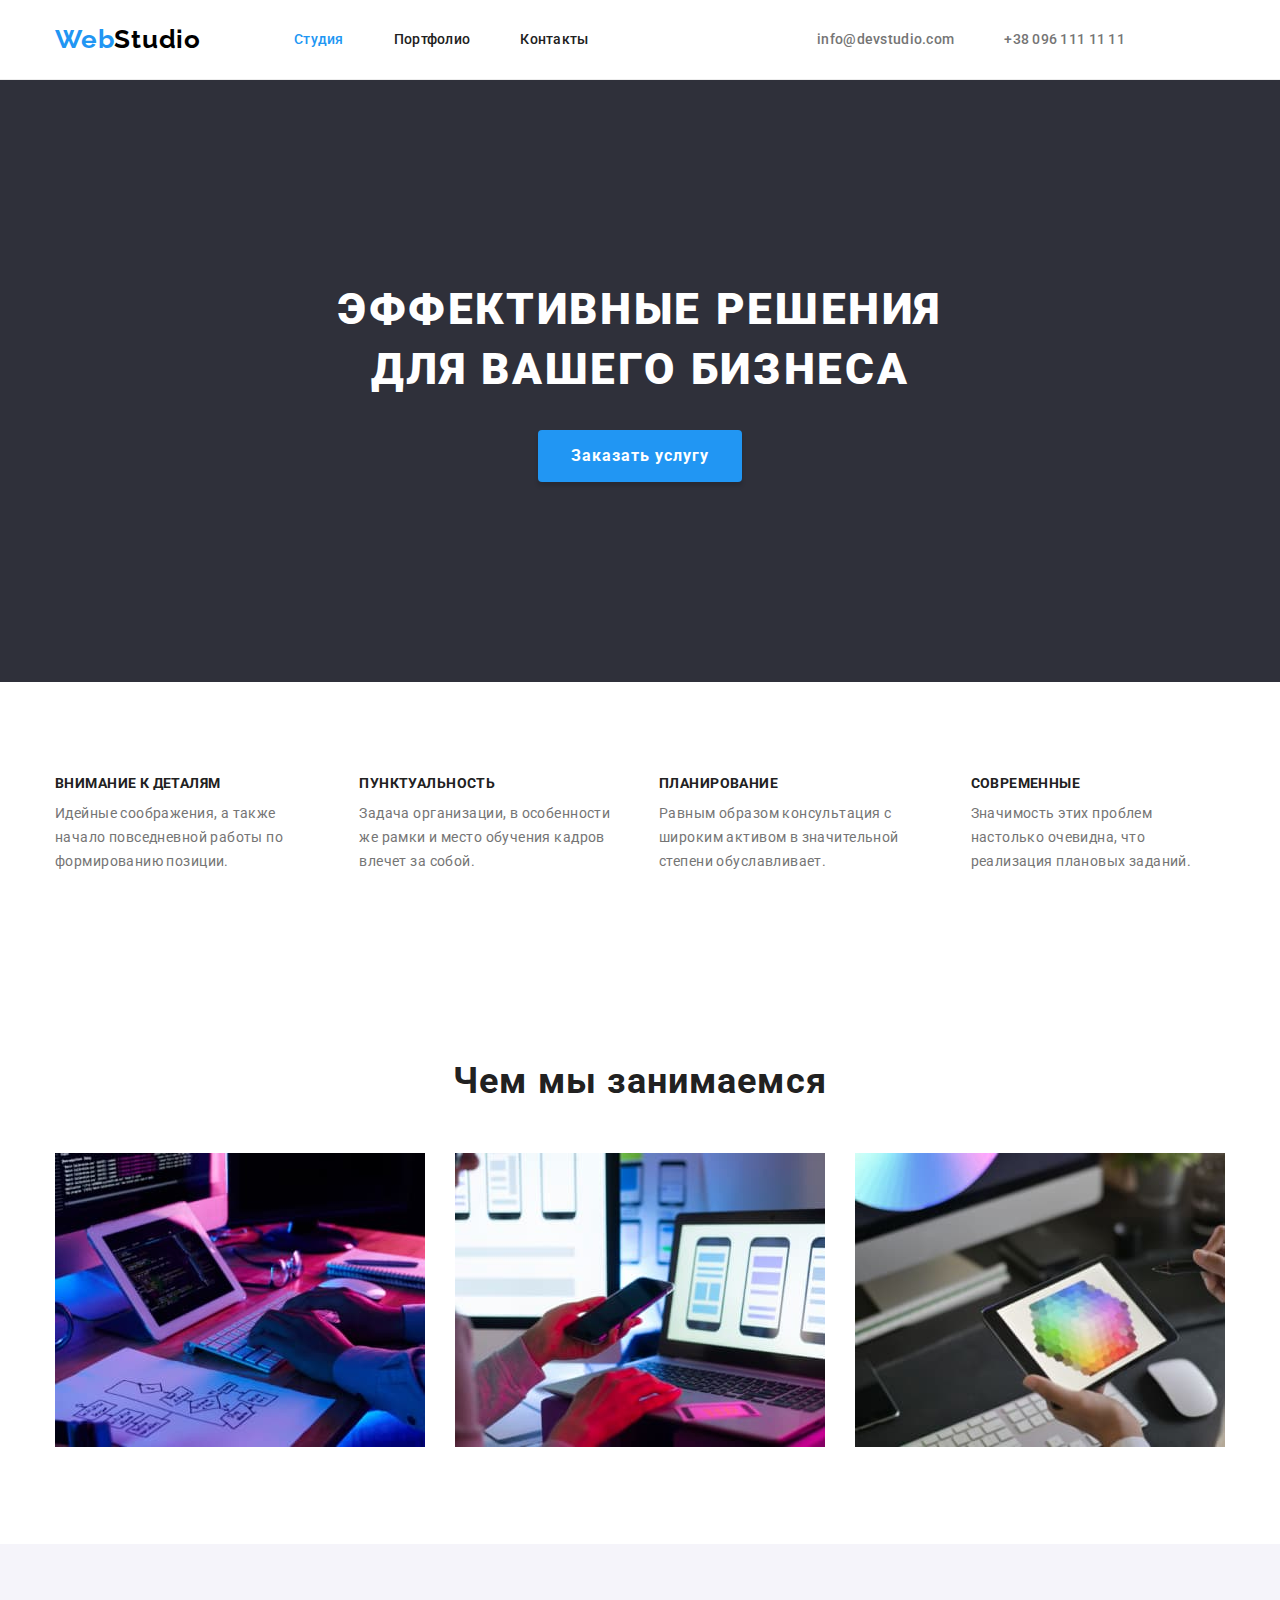
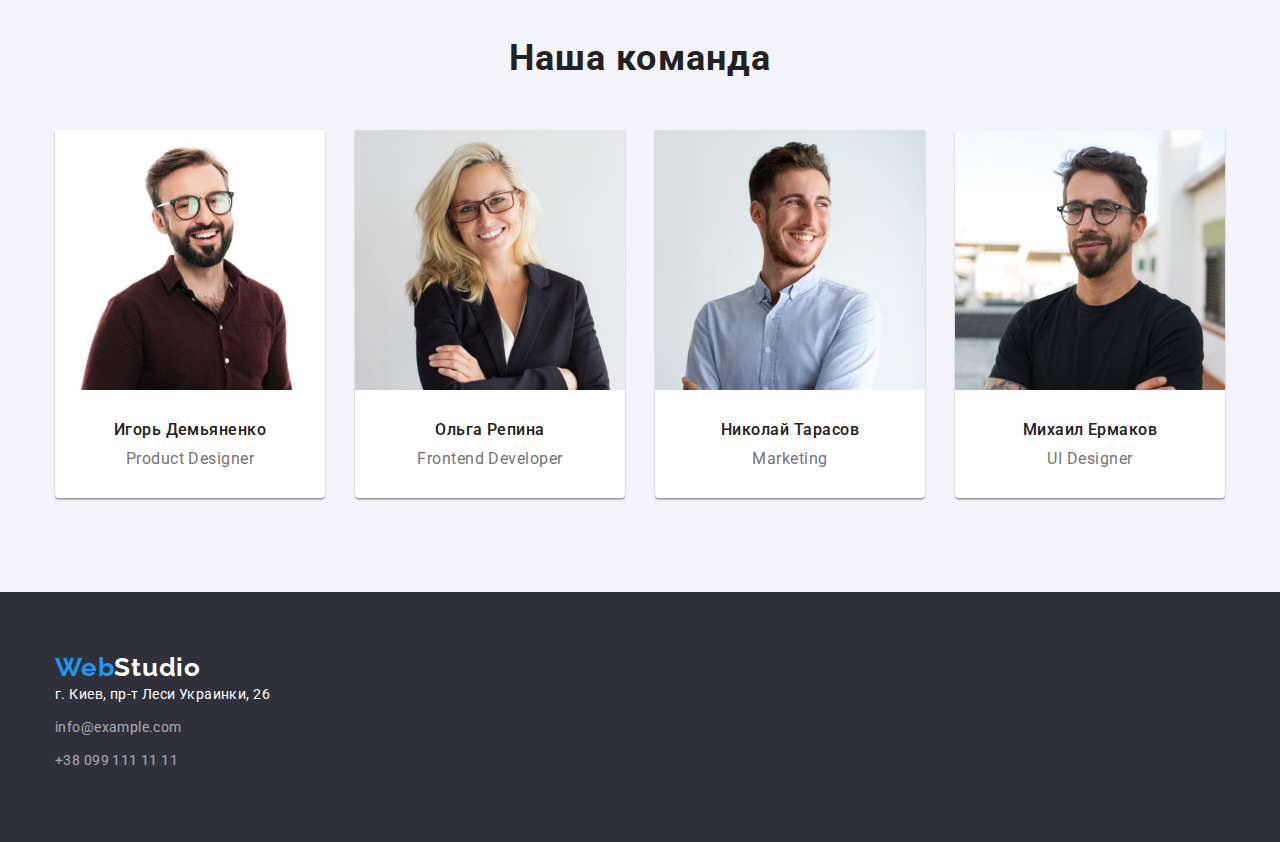
<file: index.html>
<!DOCTYPE html>
<html lang="ru">
<head>
    <meta charset="UTF-8">
    <meta http-equiv="X-UA-Compatible" content="IE=edge">
    <meta name="viewport" content="width=device-width, initial-scale=1.0">
    <title>Веб студия</title>
    <link rel="preconnect" href="https://fonts.googleapis.com">
    <link rel="preconnect" href="https://fonts.gstatic.com" crossorigin>
    <link href="https://fonts.googleapis.com/css2?family=Raleway:wght@700&family=Roboto:wght@400;500;700;900&display=swap" rel="stylesheet">
    <link rel="stylesheet" href="https://cdn.jsdelivr.net/npm/modern-normalize@1.1.0/modern-normalize.min.css">
    <link rel="stylesheet" href="./css/styles.css">
</head>
<body>
    <!--HEADER-->
    <header class="page-header">
        <div class="container header-container">
        <nav class="page-nav">
        <a class="logo" href="index.html" lang="en">Web<span class="logo-color">Studio</span></a>
        <ul class="menu list">
            <li class="menu-item">
                <a class="menu-link link current"  href="./index.html">Студия</a>
             </li>
             <li class="menu-item">
                <a class="menu-link link" href="./portfolio.html">Портфолио</a>
             </li>
             <li class="menu-item">
                <a class="menu-link link" href="">Контакты</a>
             </li>
        </ul>
        </nav>
        <ul class="menu list">
            <li class="menu-item">
                <a class="menu-mail link" href="mailto:info@devstudio.com">info@devstudio.com</a>
            </li>
            <li class="menu-item">
                <a class="phone-number link" href="tell:+380961111111">+38 096 111 11 11</a>  
            </li>
         </ul>  
         </div>   
    </header>
    <!--MAIN-->
    <main class="main-page">
         <section class="hero"> 
        <div class="container ">   
        <h1 class="main-title ">Эффективные решения для вашего бизнеса</h1>
        <button class="modal-btn" type="button">Заказать услугу</button>
    </div>
    </section>
        <section class="description section">
            <div class="container">
            <ul class="description-page list">
                <li class="description">
                <h3 class="title-description">Внимание к деталям</h3>
                <p class="section-description">Идейные соображения, а также начало повседневной работы по формированию позиции.</p>
                </li>
                <li class="description">
                    <h3 class="title-description">Пунктуальность</h3>
                    <p class="section-description">Задача организации, в особенности же рамки и место обучения кадров влечет за собой.</p>
                </li>
                <li class="description">
                    <h3 class="title-description">Планирование</h3>
                    <p class="section-description">Равным образом консультация с широким активом в значительной степени обуславливает.</p>
                </li>
                <li class="description">
                    <h3 class="title-description">Современные</h3>
                    <p class="section-description">Значимость этих проблем настолько очевидна, что реализация плановых заданий.</p>
                </li>
            </ul>
        </div>
        </section>
        <section class="work-page section">
            <div class="work-container container">
            <h2 class="title">Чем мы занимаемся</h2>
            <ul class="work list">
                <li>
                    <img class="work-gallery" src="./images/box1.jpg" alt="бокс1" width="370" height="294">
                </li>
                <li>
                    <img class="work-gallery" src="./images/box2.jpg" alt="бокс2" width="370" height="294">
                </li>
                <li>
                    <img class="work-gallery"src="./images/box3.jpg" alt="бокс3" width="370" height="294">
                </li>
            </ul>
        </div>
        </section>
         <section class="our team section">
            <div class="container">
            <h2 class="title">Наша команда</h2>
            <ul class="team list">
                <li class="team-photo">
                    <img class="people" src="./images/igor.jpg" alt="Игорь Демьяненко" width="270" height="260">
                    <div class="name">
                    <h3 class="employees">Игорь Демьяненко</h3>
                    <p class="job-title">Product Designer</p>
                </div> 
                </li>
                <li class="team-photo">
                    <img class="people"src="./images/olga.jpg" alt="Ольга Репина" width="270" height="260">
                    <div class="name">
                    <h3 class="employees">Ольга Репина</h3>
                    <p class="job-title">Frontend Developer</p>
                    </div>
                </li>
                <li class="team-photo">
                    <img class="people" src="./images/nikolai.jpg" alt="Николай Тарасов" width="270" height="260">
                    <div class="name">
                    <h3 class="employees">Николай Тарасов</h3>
                    <p class="job-title">Marketing</p> 
                    </div>
                </li>
                <li class="team-photo">
                    <img class="people"src="./images/mixail.jpg" alt="Михаил Ермаков" width="270" height="260">
                    <div class="name">
                    <h3 class="employees">Михаил Ермаков</h3>
                    <p class="job-title">UI Designer</p>
                    </div>
                </li>
                </ul>
            </div>
        </section>
    </main>
    <!--FOOTER-->
    <footer class="footer-page">
        <div class="footer-container container">
       <a class="logo" href="index.html" lang="en" >Web<span class="logo-color-f">Studio</span></a>
       <address class="contact-info link" >
        <ul class="list">
            <li class="footer-nav">
                <a class="address-information link"href="https://goo.gl/maps/2DT9LogBwQYCnQ598" 
                target="_blank"
                rel="noopener noreferrer">г. Киев, пр-т Леси Украинки, 26</a>
            </li>
            <li class="footer-nav">
                <a class="contact-information link"href="mailto:info@example.com">info@example.com</a>
            </li>
            <li class="footer-nav">
                <a class="contact-information link" href="tell:+380991111111">+38 099 111 11 11</a>
            </li>
        </ul>
       </address>
       </div>
    </footer>
</body>
</html>
</file>
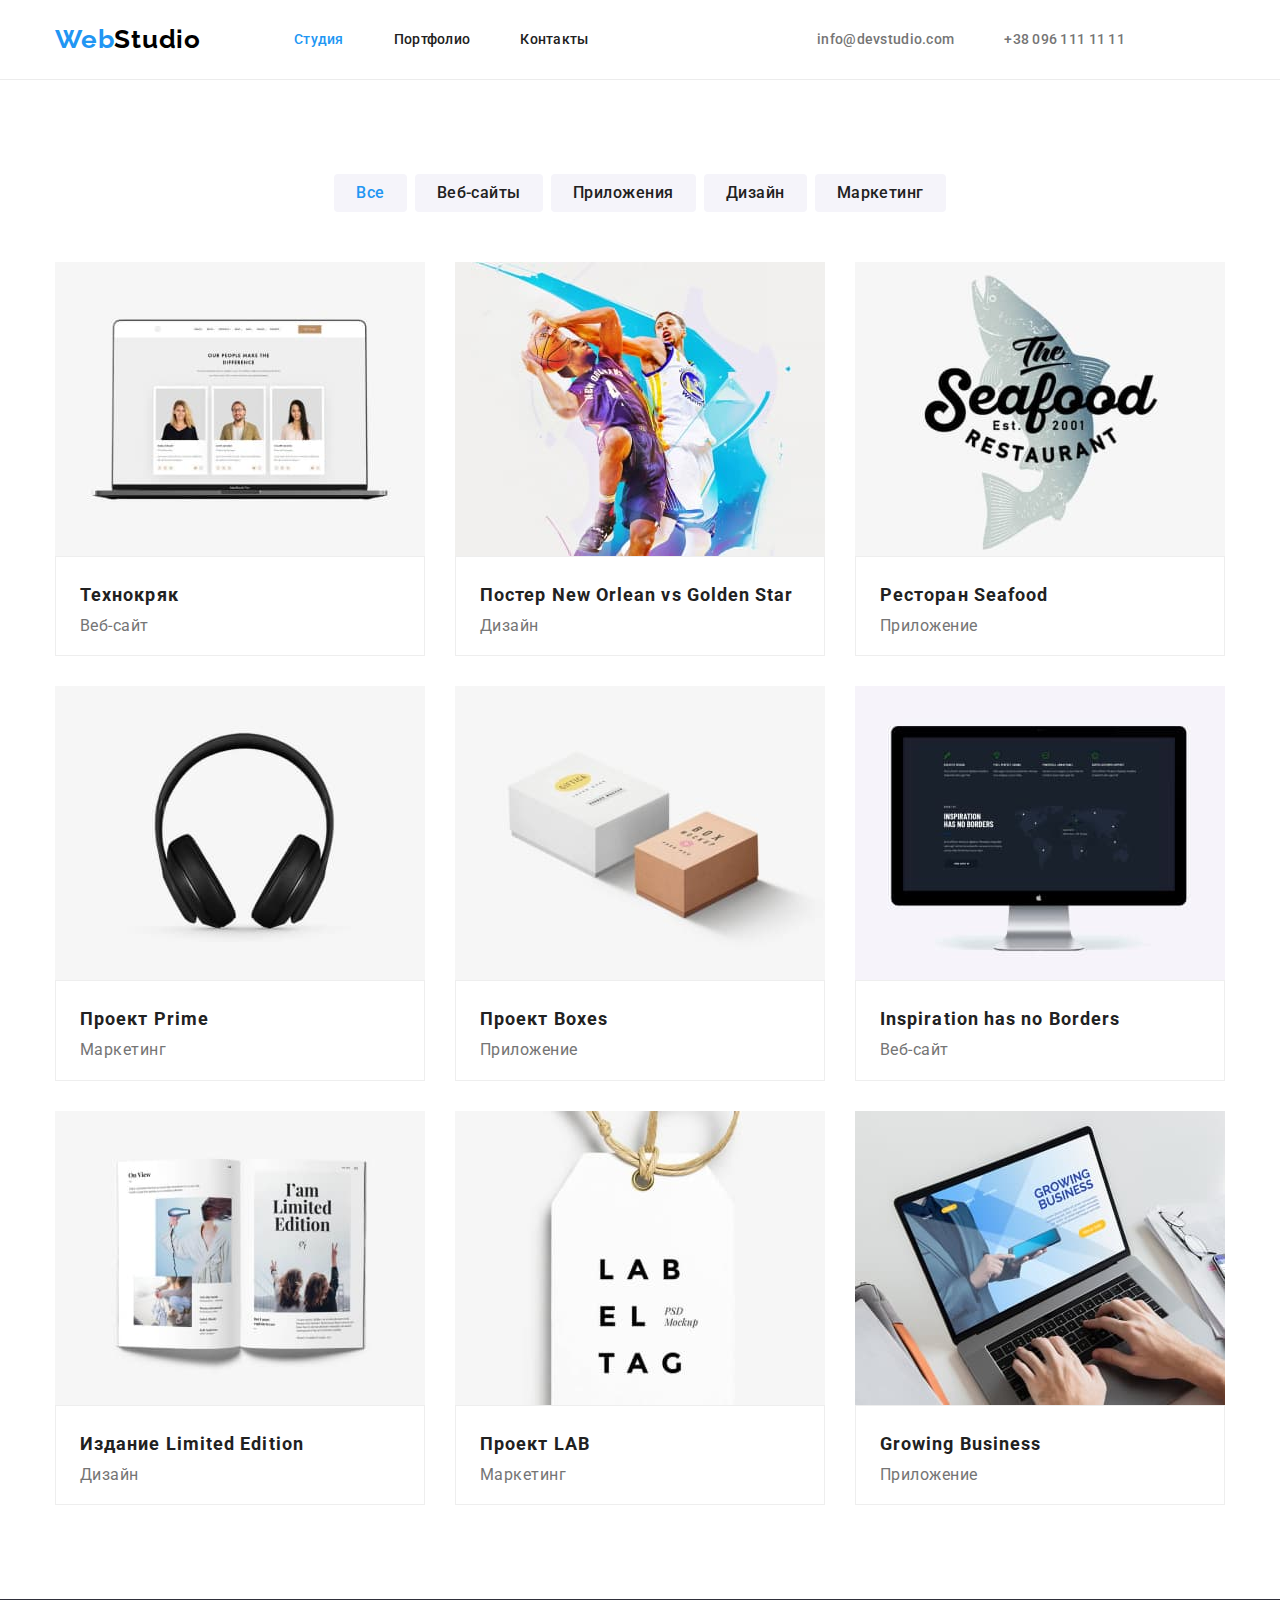
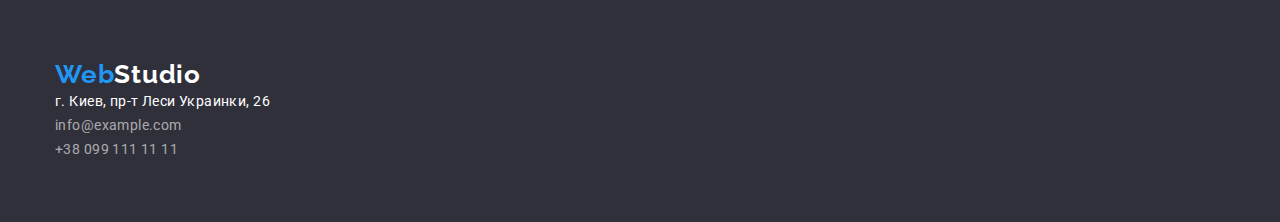
<file: portfolio.html>
<!DOCTYPE html>
<html lang="ru">
<head>
    <meta charset="UTF-8">
    <meta http-equiv="X-UA-Compatible" content="IE=edge">
    <meta name="viewport" content="width=device-width, initial-scale=1.0">
    <title>Портфолио</title>
    <link rel="preconnect" href="https://fonts.googleapis.com">
    <link rel="preconnect" href="https://fonts.gstatic.com" crossorigin>
    <link href="https://fonts.googleapis.com/css2?family=Raleway:wght@700&family=Roboto:wght@400;500;700;900&display=swap" rel="stylesheet">
    <link rel="stylesheet" href="https://cdn.jsdelivr.net/npm/modern-normalize@1.1.0/modern-normalize.min.css">
    <link rel="stylesheet" href="./css/styles.css">
</head>
<body>
    <!--HEDER-PORTFOLIO-->
    <header class="page-header">
        <div class="container header-container">
        <nav class="page-nav">
        <a class="logo" href="index.html" lang="en">Web<span class="logo-color">Studio</span></a>
        <ul class="menu list">
            <li class="menu-item">
                <a class="menu-link link current"  href="./index.html">Студия</a>
             </li>
             <li class="menu-item">
                <a class="menu-link link" href="./portfolio.html">Портфолио</a>
             </li>
             <li class="menu-item">
                <a class="menu-link link" href="">Контакты</a>
             </li>
        </ul>
        </nav>
        <ul class="menu list">
            <li class="menu-item">
                <a class="menu-mail link" href="mailto:info@devstudio.com">info@devstudio.com</a>
            </li>
            <li class="menu-item">
                <a class="phone-number link" href="tell:+380961111111">+38 096 111 11 11</a>  
            </li>
         </ul>  
         </div>   
    </header>
        <!--PORTFOLIO-->
        <main>
            <section class="section">
                <div class="prt container">
                <h1 hidden>portfolio</h1>
            <ul class=" btn-list list ">
                <li><button class="current push-btn" type="button">Все</button></li>
                <li><button class="push-btn" type="button">Веб-сайты</button></li>
                <li><button class="push-btn" type="button">Приложения</button></li>
                <li><button class="push-btn" type="button">Дизайн</button></li>
                <li><button class="push-btn" type="button">Маркетинг</button></li>
            </ul>
                <ul class="list prt-photo">
                    <li class="portfolio-projects ">
                        <img src="./gallery/project.jpg" alt="tehnokryak" width="370">
                        <div  class="working-item">
                        <h2 class="portfolio-list">Технокряк</h2>
                        <p class="portfolio-direction">Веб-сайт</p>
                    </div>
                    </li>
                    <li class="portfolio-projects">
                        <img src="./gallery/neworlean.jpg" alt="poster" width="370">
                        <div class="working-item">
                        <h2 class="portfolio-list">Постер  New Orlean vs Golden Star</h2>
                        <p class="portfolio-direction">Дизайн</p>
                    </div>
                    </li>
                    <li class="portfolio-projects">
                            <img src="./gallery/seafood.jpg" alt="restaurant " width="370">
                            <div class="working-item">
                            <h2 class="portfolio-list">Ресторан Seafood</h2>
                            <p class="portfolio-direction">Приложение</p>
                        </div>
                    </li>
                    <li class="portfolio-projects">
                        <img src="./gallery/prime.jpg" alt="headphones" width="370">
                        <div class="working-item">
                        <h2 class="portfolio-list">Проект Prime</h2>
                        <p class="portfolio-direction">Маркетинг</p>
                    </div>
                    </li>
                    <li class="portfolio-projects">
                        <img src="./gallery/boxes.jpg" alt="boxes" width="370">
                        <div class="working-item">
                        <h2 class="portfolio-list">Проект Boxes</h2>
                        <p class="portfolio-direction">Приложение</p>
                    </div>
                    </li>
                    <li class="portfolio-projects">
                        <img src="./gallery/borders.jpg" alt="borders " width="370">
                        <div class="working-item">
                        <h2 class="portfolio-list" lang="en">Inspiration has no Borders</h2>
                        <p class="portfolio-direction">Веб-сайт</p>
                    </div>
                    </li>
                    <li class="portfolio-projects">
                        <img src="./gallery/book.jpg" alt="book" width="370">
                        <div class="working-item">
                        <h2 class="portfolio-list">Издание Limited Edition</h2>
                        <p class="portfolio-direction">Дизайн</p>
                    </div>
                    </li>
                    <li class="portfolio-projects">
                        <img src="./gallery/lab.jpg" alt="project lab" width="370">
                        <div class="working-item">
                        <h2 class="portfolio-list">Проект LAB</h2>
                        <p class="portfolio-direction">Маркетинг</p>
                    </div>
                    </li>
                    <li class="portfolio-projects">
                        <img src="./gallery/growing.jpg" alt="griwing" width="370">
                        <div class="working-item">
                        <h2 class="portfolio-list" lang="en">Growing Business</h2>
                        <p class="portfolio-direction" >Приложение</p>
                    </div>
                    </li>
                 </ul>
                </div>
            </section>
         </main>
         <!--FOOTER CONTENT-->
         <footer class="footer-page">
            <div class="footer-container container">
           <a class="logo" href="index.html" lang="en" >Web<span class="logo-color-f">Studio</span></a>
           <address class="contact-info link" >
            <ul class="list">
                <li>
                    <a class="address-information link"href="https://goo.gl/maps/2DT9LogBwQYCnQ598" 
                    target="_blank"
                    rel="noopener noreferrer">г. Киев, пр-т Леси Украинки, 26</a>
                </li>
                <li>
                    <a class="contact-information link"href="mailto:info@example.com">info@example.com</a>
                </li>
                <li>
                    <a class="contact-information link" href="tell:+380991111111">+38 099 111 11 11</a>
                </li>
            </ul>
           </address>
           </div>
        </footer>

</html>
</file>
<file: css/styles.css>
:root { 
    --fon-color:#2196F3;
   --tekst-color:#212121;
  --coment-color:#757575;
   --hero-color: #2F303A;
  --title-color: #FFFFFF;
   --back-color: #f5f4fa;
   --logo-color:#000000;

}

h1,h2,h3,h4,p{
    margin-top: 0;
    margin-bottom: 0;
}

ul,ol{
    margin-top: 0;
    margin-bottom: 0;
    padding-left: 0;
}

img {
    display: block;
    max-width: 100%;
    height: auto;
}

button{
    display: block;
    cursor: pointer;
    margin: 0 auto;
    border: none;
}

address{
    font-style: normal;
}
    

.list{
list-style: none;
padding-left: 0;
margin: 0;
}


.link{
text-decoration: none;
}

body {
    font-family: "Roboto", sans-serif;
    font-size: 14px;
    color: #212121;
}

.container{
    width: 1200px;
    margin-left: auto;
    margin-right: auto;
    padding-left: 15px;
    padding-right: 15px;
}

.section{
    padding-top: 94px;
    padding-bottom: 94px;
}
/*=============HEADER=============*/


.logo{
font-family: 'Raleway', sans-serif;
text-decoration: none;
font-weight: 700;
font-size: 26px;
line-height: 1.19;
letter-spacing: 0.03em;
color:var(--fon-color)
}

.logo-color{
font-family: 'Raleway', sans-serif;
font-style: normal;
font-weight: 700;
font-size: 26px;
line-height: 1.19;
letter-spacing: 0.03em;
color:var(--logo-color);
}

.page-header{
    padding-top: 24px;
    padding-bottom: 24px;
    border-bottom: 1px solid #ececec;
}

.header-container{
    display: flex;
    align-items: center;
}

.page-nav{
    display: flex;
    align-items: center;
}

.logo{
    margin-right: 93px;
}


.menu-item:not(last-child){
    margin-right:50px;
}

.menu{
    display: flex;
    align-items: center;
    margin-left: auto;
    margin-right: 50px;
}

.menu-link{
font-weight: 500;
font-size: 14px;
line-height: 1.14;
letter-spacing: 0.02em;
cursor: pointer;
color:var(--tekst-color);
}

.menu-link:hover,
.menu-link:focus{
 color:var(--fon-color);
}

.phone-number{
font-weight: 500;
font-size: 14px;
line-height: 1.14;
letter-spacing: 0.02em;
color:var(--coment-color);
}
.phone-number:hover,
.phone-number:focus{
color:var(--fon-color);
}
.menu-mail{
font-weight: 500;
font-size: 14px;
line-height: 1.14;
letter-spacing: 0.02em;
color:var(--coment-color);  
}
.menu-mail:hover,
.menu-mail:focus{
color: var(--fon-color);
}
/*===========/HEADER===========*/

/*==========MAIN===========*/

    


.main-title{ 
width:696px;
font-weight:900;
font-style: normal;
font-size: 44px;
line-height: 1.36;
text-align: center;
letter-spacing: 0.06em;
text-transform: uppercase;
margin: 0 auto;
margin-bottom: 30px;
color:var(--title-color)
}

.current{
    color: var(--fon-color);
}
.hero{
    padding: 200px 0;
    background-color: var(--hero-color);
    
}

.modal-btn{
font-family: "Roboto", sans-serif;
font-weight: 700;
font-size: 16px;
line-height: 1.88;
cursor: pointer;
letter-spacing: 0.06em;
color: #FFFFFF;
background: #2196F3;
box-shadow: 0px 4px 4px rgba(0, 0, 0, 0.15);
border-radius: 4px;
padding-top: 10px;
padding-bottom: 10px;
padding-left: 32px;
padding-right: 32px;
border: 1px solid transparent;
}
.modal-btn:hover,
.modal-btn:focus{
background: #188ce8;
}


.description-page{
    display: flex;
    gap: 30px;
}

.title-description{
margin-bottom: 10px;
font-weight: 700;
font-size: 14px;
line-height: 1.14;
letter-spacing: 0.03em;
text-transform: uppercase;
color:var(--tekst-color)
}

.section-description{
font-size: 14px;
line-height: 1.71;
letter-spacing: 0.03em;
color:var(--coment-color)
}
/*===========MAIN===========*/

/*===========WORK-PAGE===========*/

.work-container
.conatiner{
    display: block;
}

.title{
font-weight: 700;
font-size: 36px;
line-height: 1.16;
letter-spacing: 0.03em;
margin-bottom: 50px;
text-align: center;
margin-bottom: 50px;
color:var(--tekst-color)
}

.work{
    display: flex;
    gap: 30px;
}

.work-gallery{
    display: inline;
}

.team{
    display: flex;
    gap: 30px;

    background-color: #f5f4fa;
}
.employees{
    margin-bottom: 10px;
    font-weight: 500;
    font-size: 16px;
    line-height: 1.19;
    text-align: center;
    letter-spacing: 0.03em;
    color: var(--tekst-color);
}
.job-title{
    font-size: 16px;
    line-height: 1.19;
    text-align: center;
    letter-spacing: 0.03em;
    color: var(--coment-color);
}
.team-photo{
    background: var(--title-color);
    box-shadow: 0px 1px 3px rgba(0, 0, 0, 0.12), 0px 1px 1px 
    rgba(0, 0, 0, 0.14),
    0px 2px 1px rgba(0, 0, 0, 0.2);
    border-radius: 0px 0px 4px 4px;
}

.name{
    padding-top: 30px;
    padding-bottom: 30px;
}

/*===========/WORK-PAGE===========*/

/*===========FOOTER===========*/
.footer-page{
    padding-top: 60px;
    padding-bottom: 60px;
    background:var(--hero-color);
}

.footer-container
.container{
    margin-bottom: 8px;
    display: block;
}

.logo{
    display: block
    margin-bottom:20px;
}

.logo-color-f{
    margin-bottom: 20px;
    color:var(--title-color);
}

.address-information{
    margin-bottom: 9px;
    font-style: normal;
    line-height: 1.71;
    letter-spacing: 0.03em;
    color:var(--title-color);    
}

.contact-information{
    margin-bottom: 9px;
    font-style: normal;
    line-height: 1.71;
    letter-spacing: 0.03em;
    color: rgba(255, 255, 255, 0.6);
    }

.footer-nav{
    margin-bottom: 9px;
}

/*===========/FOOTER===========*/

/*===========PORTFOLIO===========*/

.push-btn {
    font-family: "Roboto", sans-serif;
    font-weight: 500;
    font-size: 16px;
    line-height: 1.63;
    text-align: center;
    letter-spacing: 0.03em;
    color:#212121;
    background:#f5f4fa;
    border-radius: 4px;
    border: 0;
    cursor: pointer;
    padding: 6px 22px;
}
.current{
    color: var(--fon-color);
}
.push-btn:hover,
.push-btn:focus {
color: #ffffff;
background: #2196f3;
}

.btn-list{
display: flex;
justify-content: center;
margin-bottom: 50px;
gap: 8px;
}

.prt
.container{
    padding-top: 94px;
    padding-bottom: 94px;
}

.portfolio-projects:{
    font-weight: 700;
    font-size: 18px;
    line-height: 2;
    letter-spacing: 0.06em;
    color: var(--tekst-color);
}

.working-item{
  padding: 20px 24px;
  border: 1px solid #eeeeee;
}

.prt-photo{
    display: flex;
    flex-wrap: wrap;
    gap: 30px;
}

.portfolio-list {
    font-weight: 700;
    font-size: 18px;
    line-height: 2;
    letter-spacing: 0.06em;
    color: var(--tekst-color);
}

.portfolio-direction {
    margin-top: 4px;
    font-size: 16px;
    line-height:1,88px;
    letter-spacing: 0.03em;
    color: #757575;
}
.portfolio-projects{
    background: #FFFFFF;

}
</file>
